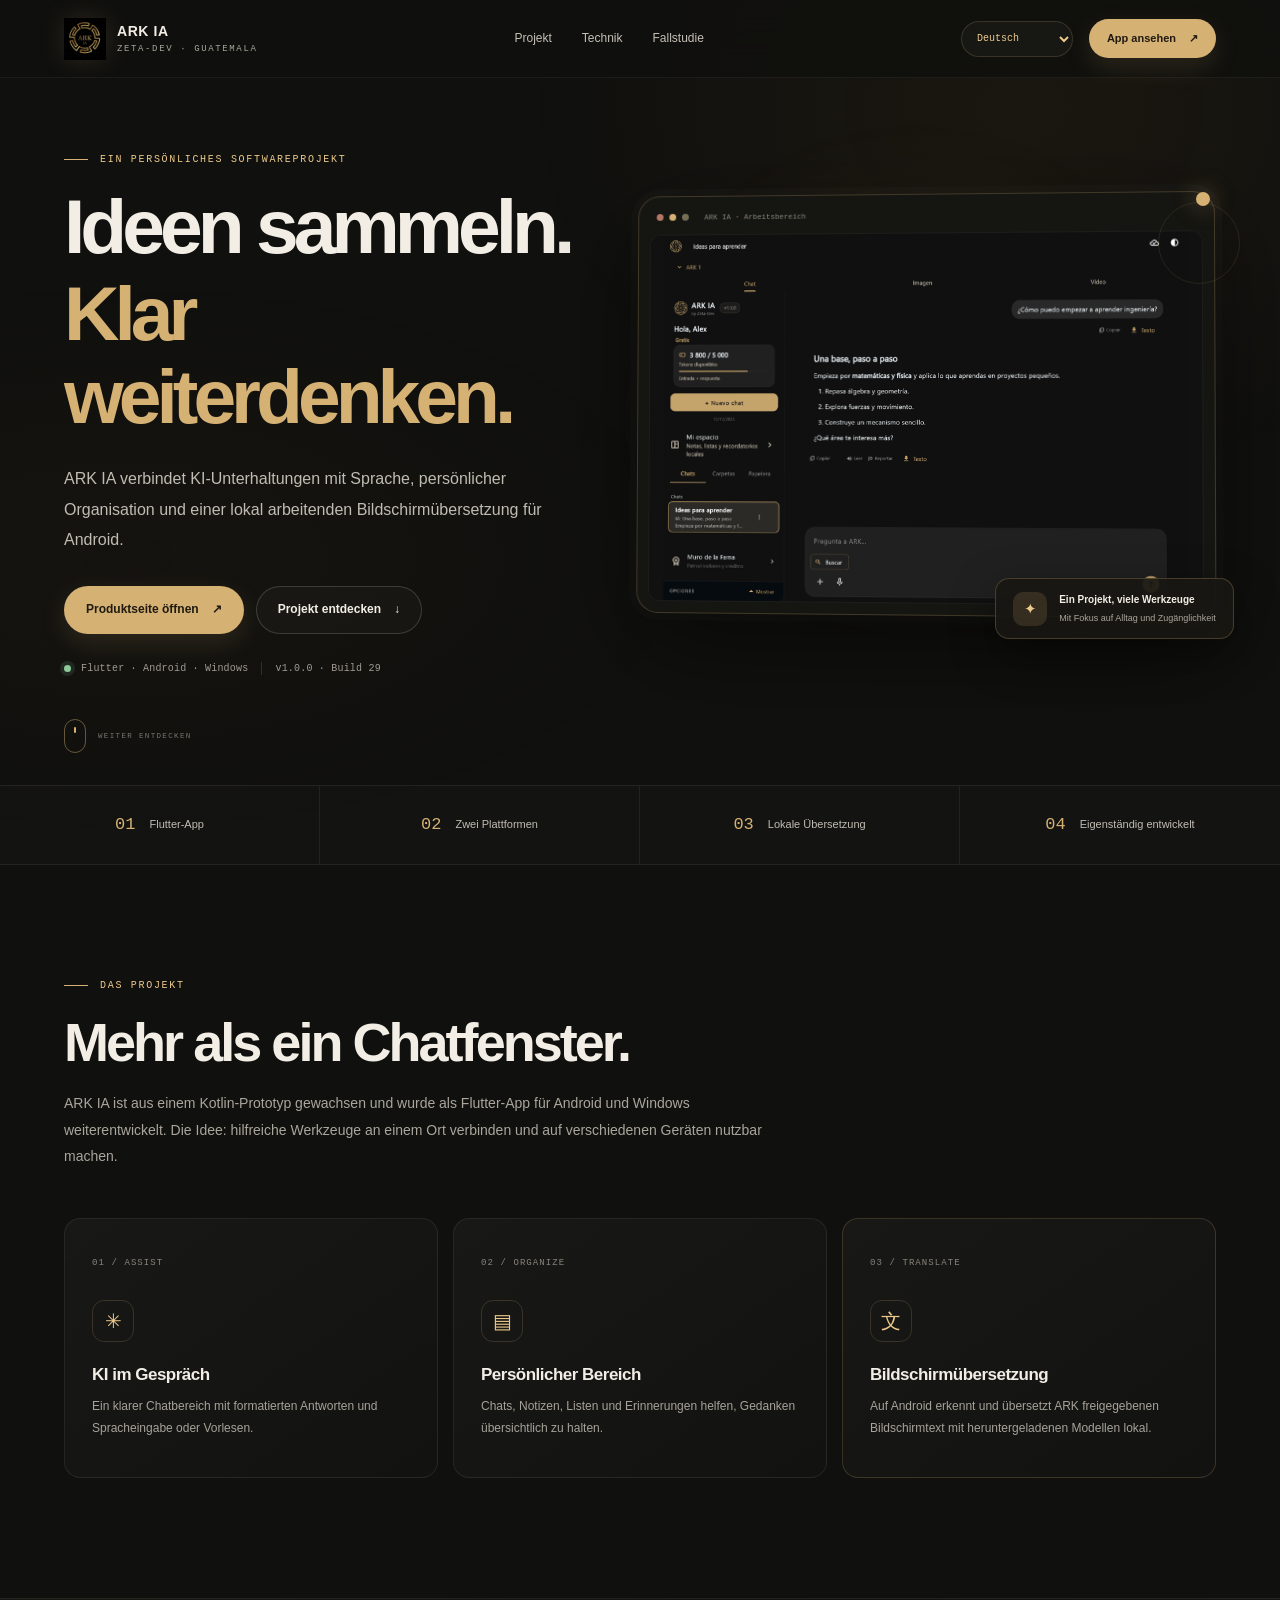
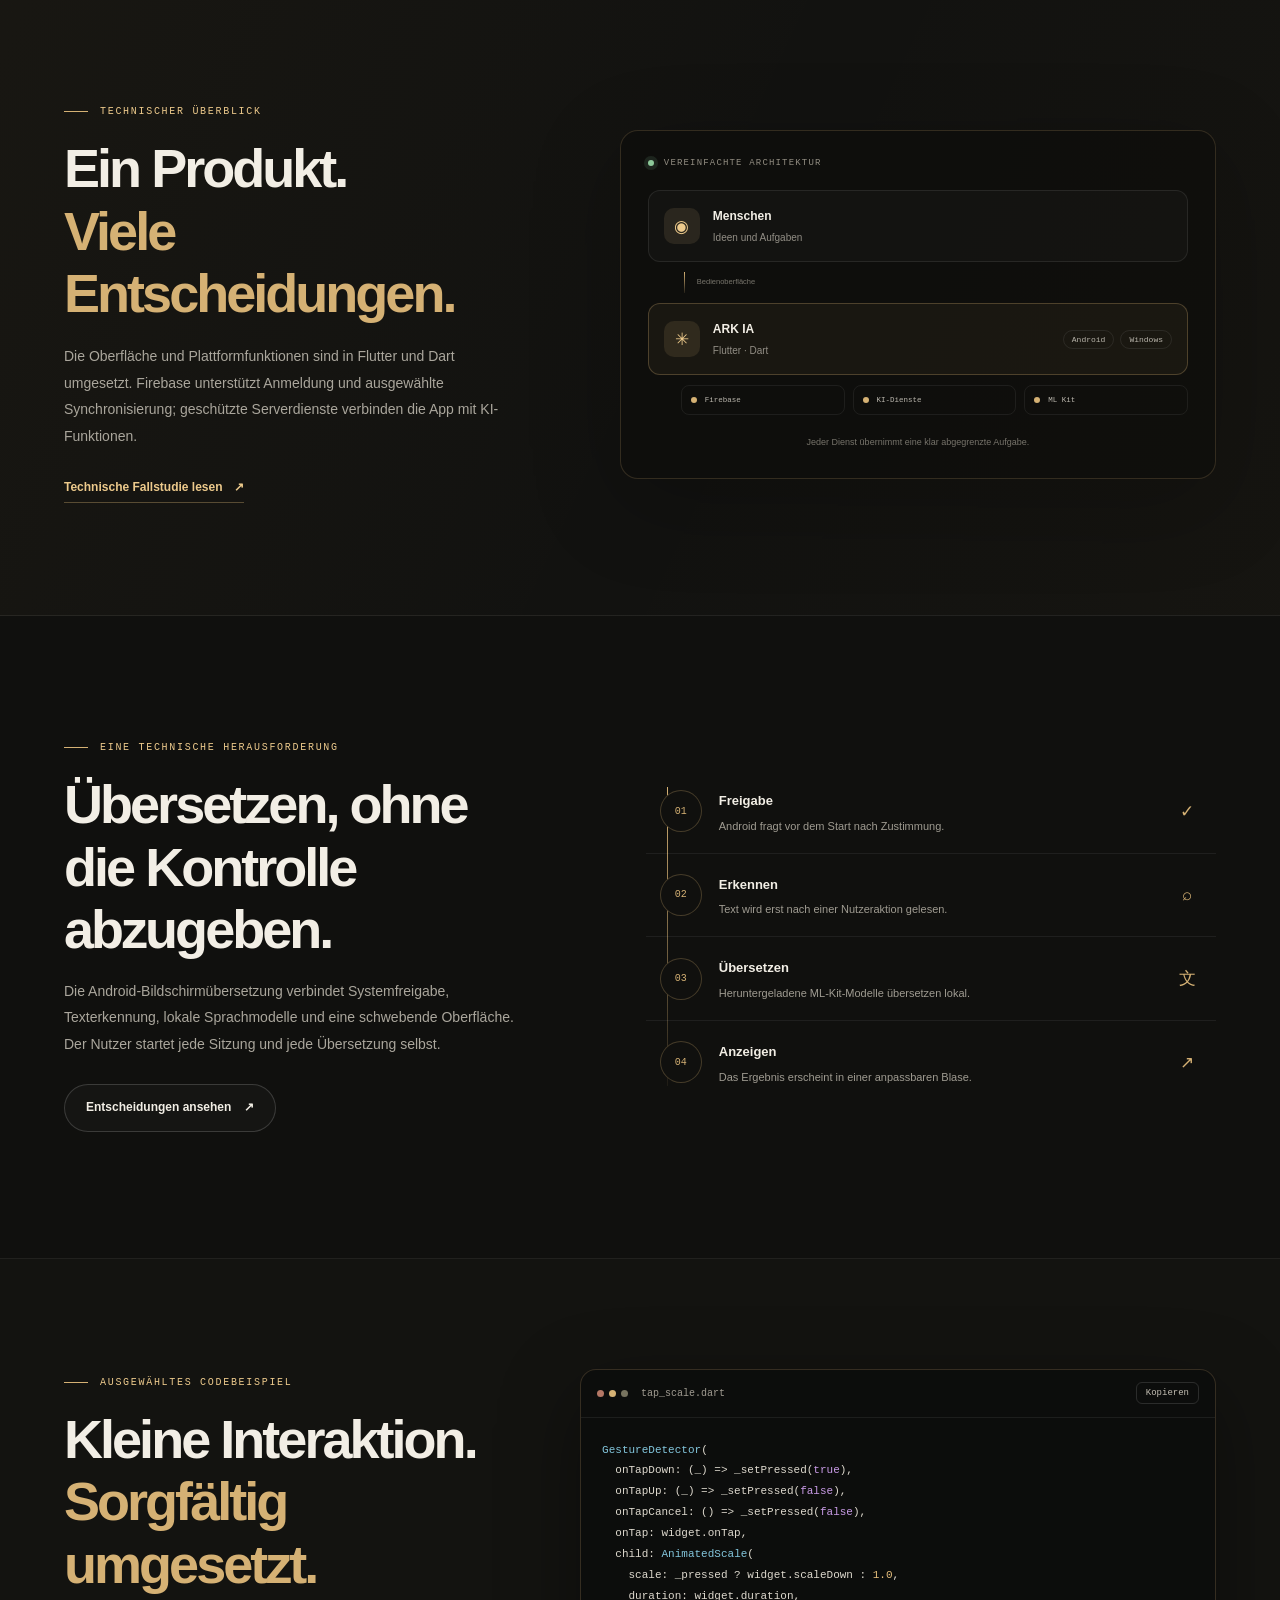
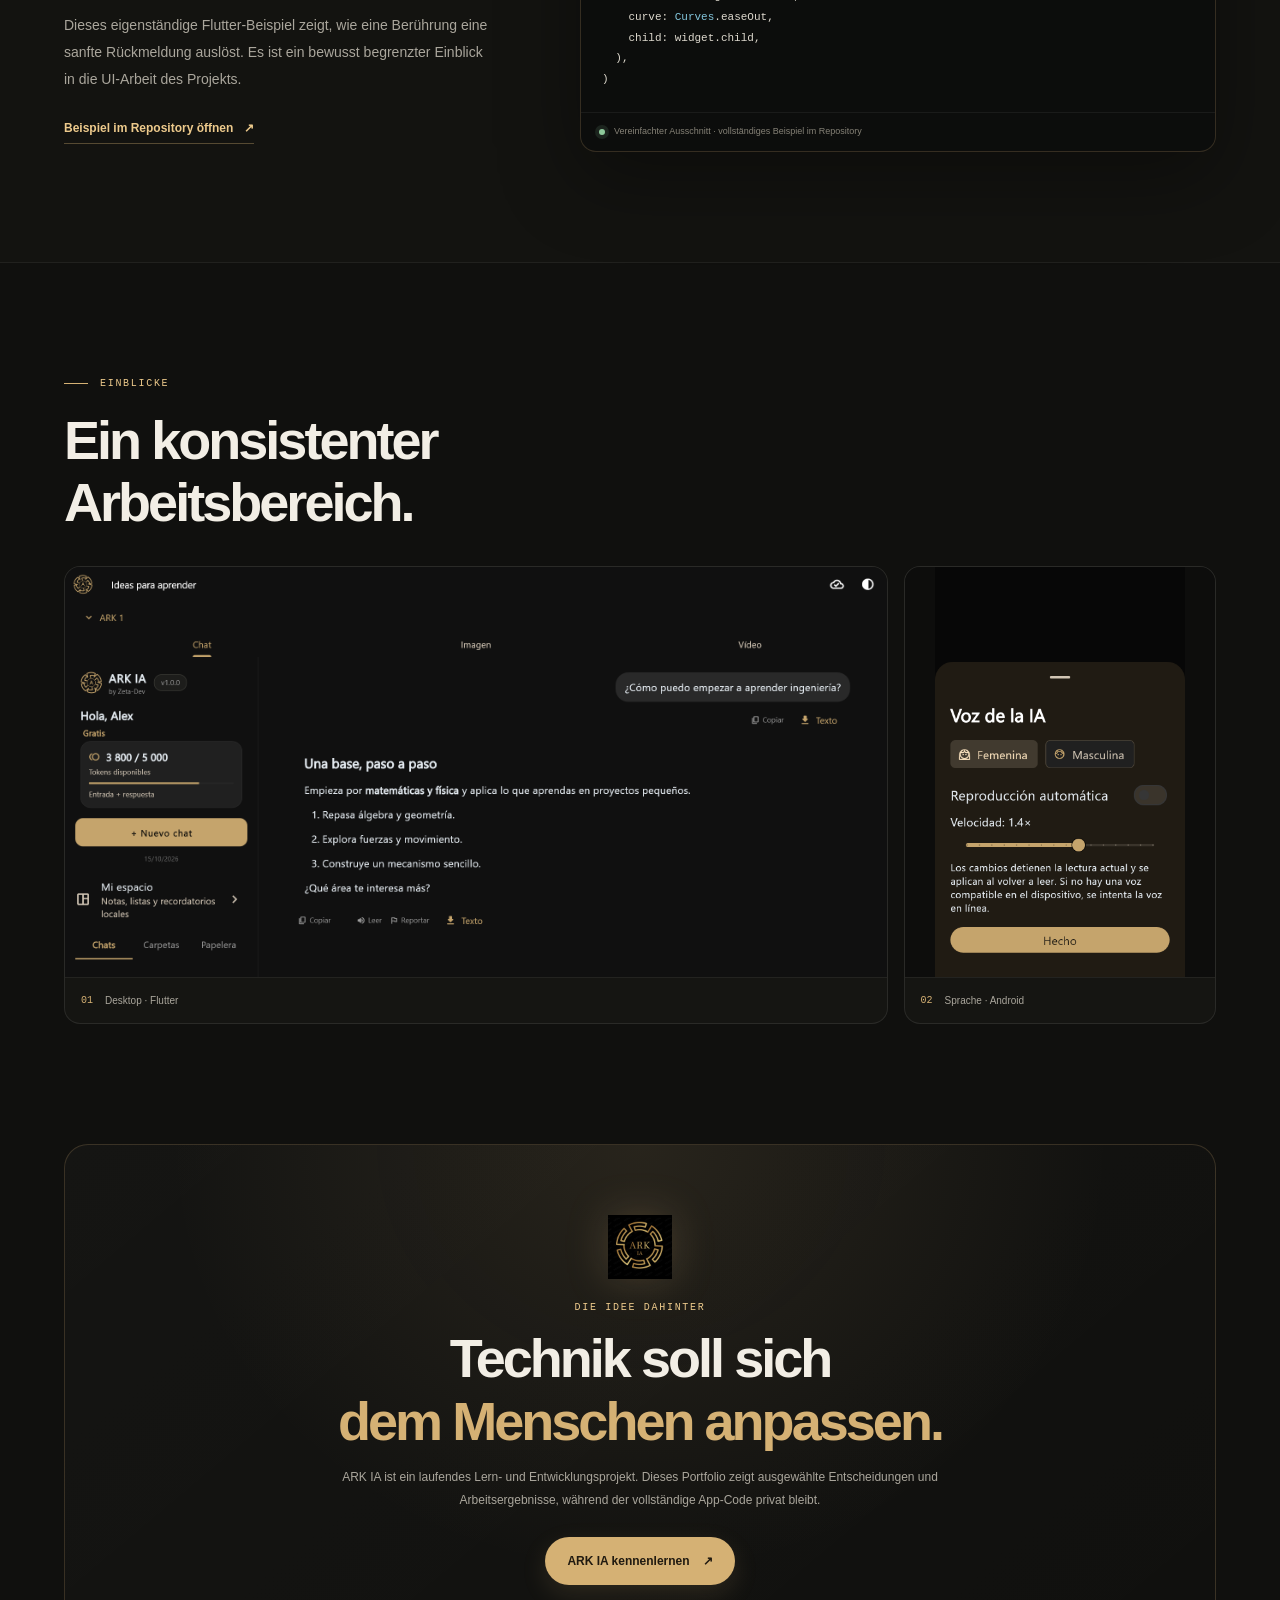
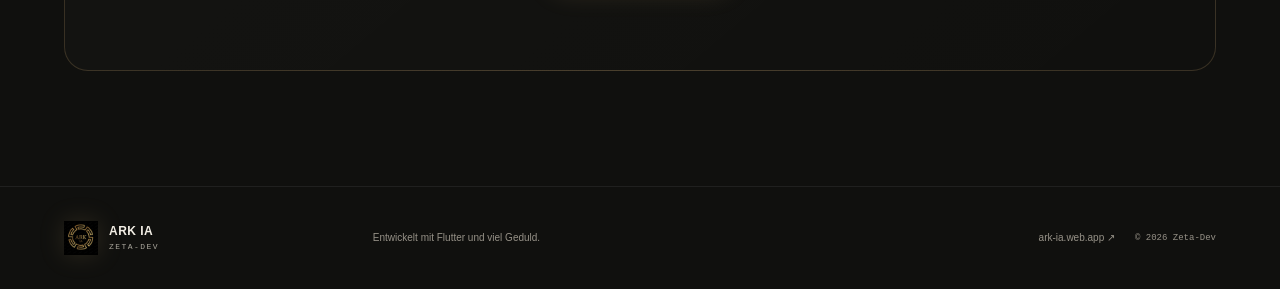
<file: site/index.html>
<!doctype html>
<html lang="de">
  <head>
    <meta charset="utf-8">
    <meta name="viewport" content="width=device-width, initial-scale=1">
    <meta name="theme-color" content="#10100e">
    <meta name="description" content="ARK IA: ein Flutter-Projekt für Android und Windows. KI, Sprache, persönliche Organisation und lokale Bildschirmübersetzung auf Android.">
    <meta property="og:type" content="website">
    <meta property="og:title" content="ARK IA — Flutter-Projekt von Zeta-Dev">
    <meta property="og:description" content="Ein persönlicher Arbeitsbereich für KI, Sprache, Notizen und Bildschirmübersetzung.">
    <meta property="og:image" content="assets/ark-ia-demo.gif">
    <title>ARK IA — Flutter-Projekt von Zeta-Dev</title>
    <link rel="icon" href="assets/ark_logo.png">
    <link rel="stylesheet" href="styles.css">
    <script src="script.js" defer></script>
  </head>
  <body data-title-de="ARK IA — Flutter-Projekt von Zeta-Dev" data-title-en="ARK IA — Flutter project by Zeta-Dev" data-title-es="ARK IA — Proyecto Flutter de Zeta-Dev" data-description-de="ARK IA: ein Flutter-Projekt für Android und Windows. KI, Sprache, persönliche Organisation und lokale Bildschirmübersetzung auf Android." data-description-en="ARK IA: a Flutter project for Android and Windows, bringing together AI, voice, personal organization, and on-device screen translation for Android." data-description-es="ARK IA: un proyecto Flutter para Android y Windows. IA, voz, organización personal y traducción de pantalla local en Android.">
    <a class="skip-link" href="#main" data-de="Zum Inhalt springen" data-en="Skip to content" data-es="Saltar al contenido">Zum Inhalt springen</a>

    <header class="topbar">
      <a class="brand" href="#top" aria-label="ARK IA — Start" data-aria-de="ARK IA — Start" data-aria-en="ARK IA — Home" data-aria-es="ARK IA — Inicio">
        <img src="assets/ark_logo.png" alt="" width="42" height="42">
        <span><strong>ARK IA</strong><small>ZETA-DEV · GUATEMALA</small></span>
      </a>
      <nav class="main-nav" aria-label="Hauptnavigation" data-aria-de="Hauptnavigation" data-aria-en="Main navigation" data-aria-es="Navegación principal">
        <a href="#projekt" data-de="Projekt" data-en="Project" data-es="Proyecto">Projekt</a>
        <a href="#technik" data-de="Technik" data-en="Technology" data-es="Tecnología">Technik</a>
        <a href="#fallstudie" data-de="Fallstudie" data-en="Case study" data-es="Caso técnico">Fallstudie</a>
      </nav>
      <div class="nav-actions">
        <label class="visually-hidden" for="site-language">Sprache / Language / Idioma</label>
        <select class="language-switch" id="site-language" aria-label="Sprache / Language / Idioma">
          <option value="de" selected>Deutsch</option>
          <option value="en">English</option>
          <option value="es">Español</option>
        </select>
        <a class="button button-small button-gold" href="https://ark-ia.web.app/#descargas" target="_blank" rel="noreferrer">
          <span data-de="App ansehen" data-en="View the app" data-es="Ver la app">App ansehen</span><span aria-hidden="true">↗</span>
        </a>
      </div>
    </header>

    <main id="main">
      <section class="hero section-shell" id="top">
        <div class="hero-copy" data-reveal>
          <p class="eyebrow"><span class="eyebrow-line"></span><span data-de="EIN PERSÖNLICHES SOFTWAREPROJEKT" data-en="AN INDEPENDENT SOFTWARE PROJECT" data-es="UN PROYECTO PERSONAL DE SOFTWARE">EIN PERSÖNLICHES SOFTWAREPROJEKT</span></p>
          <h1 class="hero-title" data-de="<span class='title-line'>Ideen sammeln.</span><span class='title-line'><em>Klar weiterdenken.</em></span>" data-en="&lt;span class=&#x27;title-line&#x27;&gt;Collect ideas.&lt;/span&gt;&lt;span class=&#x27;title-line&#x27;&gt;&lt;em&gt;Think them through.&lt;/em&gt;&lt;/span&gt;" data-es="<span class='title-line'>Reúne tus ideas.</span><span class='title-line'><em>Sigue pensando.</em></span>"><span class="title-line">Ideen sammeln.</span><span class="title-line"><em>Klar weiterdenken.</em></span></h1>
          <p class="hero-lede" data-de="ARK IA verbindet KI-Unterhaltungen mit Sprache, persönlicher Organisation und einer lokal arbeitenden Bildschirmübersetzung für Android." data-en="ARK IA brings AI conversations together with voice, personal organization, and on-device screen translation for Android." data-es="ARK IA reúne conversaciones con IA, voz, organización personal y traducción de pantalla local para Android.">ARK IA verbindet KI-Unterhaltungen mit Sprache, persönlicher Organisation und einer lokal arbeitenden Bildschirmübersetzung für Android.</p>
          <div class="hero-actions">
            <a class="button button-gold" href="https://ark-ia.web.app/#descargas" target="_blank" rel="noreferrer"><span data-de="Produktseite öffnen" data-en="Open product page" data-es="Abrir página del producto">Produktseite öffnen</span><span aria-hidden="true">↗</span></a>
            <a class="button button-outline" href="#projekt"><span data-de="Projekt entdecken" data-en="Explore the project" data-es="Conocer el proyecto">Projekt entdecken</span><span aria-hidden="true">↓</span></a>
          </div>
          <div class="hero-meta">
            <span class="live-dot"></span><span data-de="Flutter · Android · Windows" data-en="Flutter · Android · Windows" data-es="Flutter · Android · Windows">Flutter · Android · Windows</span>
            <span class="meta-divider"></span><span>v1.0.0 · Build 29</span>
          </div>
        </div>
        <div class="hero-visual" data-reveal style="--delay: 140ms">
          <div class="visual-glow"></div>
          <div class="visual-frame">
            <div class="frame-bar"><span></span><span></span><span></span><small>ARK IA <i>·</i> <span data-de="Arbeitsbereich" data-en="Workspace" data-es="Espacio de trabajo">Arbeitsbereich</span></small></div>
            <img src="assets/ark-ia-demo.gif" alt="Animierter Einblick in die ARK IA Desktop- und Mobiloberfläche" data-alt-de="Animierter Einblick in die ARK IA Desktop- und Mobiloberfläche" data-alt-en="Animated preview of ARK IA on desktop and mobile" data-alt-es="Vista animada de ARK IA en escritorio y móvil" fetchpriority="high">
          </div>
          <div class="floating-note"><span class="note-icon">✦</span><span><b data-de="Ein Projekt, viele Werkzeuge" data-en="One app, many tools" data-es="Un proyecto, varias herramientas">Ein Projekt, viele Werkzeuge</b><small data-de="Mit Fokus auf Alltag und Zugänglichkeit" data-en="Designed for everyday use and accessibility" data-es="Diseñado para el uso cotidiano">Mit Fokus auf Alltag und Zugänglichkeit</small></span></div>
          <div class="orbit orbit-one"></div><div class="orbit orbit-two"></div>
        </div>
        <a class="scroll-cue" href="#projekt" aria-label="Weiter nach unten" data-aria-de="Weiter nach unten" data-aria-en="Scroll to explore" data-aria-es="Desplazarse para explorar"><span></span><small data-de="WEITER ENTDECKEN" data-en="EXPLORE BELOW" data-es="SEGUIR EXPLORANDO">WEITER ENTDECKEN</small></a>
      </section>

      <section class="proof-strip" aria-label="Projektüberblick" data-aria-de="Projektüberblick" data-aria-en="Project overview" data-aria-es="Resumen del proyecto">
        <div><strong>01</strong><span data-de="Flutter-App" data-en="Flutter app" data-es="App Flutter">Flutter-App</span></div>
        <div><strong>02</strong><span data-de="Zwei Plattformen" data-en="Two platforms" data-es="Dos plataformas">Zwei Plattformen</span></div>
        <div><strong>03</strong><span data-de="Lokale Übersetzung" data-en="On-device translation" data-es="Traducción local">Lokale Übersetzung</span></div>
        <div><strong>04</strong><span data-de="Eigenständig entwickelt" data-en="Independently developed" data-es="Desarrollo independiente">Eigenständig entwickelt</span></div>
      </section>

      <section class="section section-shell" id="projekt">
        <div class="section-heading" data-reveal>
          <p class="eyebrow"><span class="eyebrow-line"></span><span data-de="DAS PROJEKT" data-en="THE PROJECT" data-es="EL PROYECTO">DAS PROJEKT</span></p>
          <h2 data-de="Mehr als ein Chatfenster." data-en="More than a chat window." data-es="Más que una ventana de chat.">Mehr als ein Chatfenster.</h2>
          <p data-de="ARK IA ist aus einem Kotlin-Prototyp gewachsen und wurde als Flutter-App für Android und Windows weiterentwickelt. Die Idee: hilfreiche Werkzeuge an einem Ort verbinden und auf verschiedenen Geräten nutzbar machen." data-en="ARK IA began as a Kotlin prototype and grew into a Flutter app for Android and Windows. The goal is to bring useful tools together and make them available across devices." data-es="ARK IA comenzó como un prototipo en Kotlin y evolucionó a una aplicación Flutter para Android y Windows. La idea: reunir herramientas útiles en un solo espacio y hacerlas accesibles desde distintos dispositivos.">ARK IA ist aus einem Kotlin-Prototyp gewachsen und wurde als Flutter-App für Android und Windows weiterentwickelt. Die Idee: hilfreiche Werkzeuge an einem Ort verbinden und auf verschiedenen Geräten nutzbar machen.</p>
        </div>
        <div class="feature-grid">
          <article class="feature-card" data-reveal style="--delay: 0ms"><span class="card-index">01 / ASSIST</span><span class="feature-icon">✳</span><h3 data-de="KI im Gespräch" data-en="AI conversations" data-es="Conversaciones con IA">KI im Gespräch</h3><p data-de="Ein klarer Chatbereich mit formatierten Antworten und Spracheingabe oder Vorlesen." data-en="A focused chat space with formatted replies, voice input, and read-aloud." data-es="Un espacio de chat claro, respuestas con formato y funciones de voz.">Ein klarer Chatbereich mit formatierten Antworten und Spracheingabe oder Vorlesen.</p><span class="card-arrow" aria-hidden="true">↗</span></article>
          <article class="feature-card" data-reveal style="--delay: 90ms"><span class="card-index">02 / ORGANIZE</span><span class="feature-icon">▤</span><h3 data-de="Persönlicher Bereich" data-en="Personal workspace" data-es="Espacio personal">Persönlicher Bereich</h3><p data-de="Chats, Notizen, Listen und Erinnerungen helfen, Gedanken übersichtlich zu halten." data-en="Chats, notes, lists, and reminders help keep ideas organized." data-es="Chats, notas, listas y recordatorios ayudan a mantener las ideas organizadas.">Chats, Notizen, Listen und Erinnerungen helfen, Gedanken übersichtlich zu halten.</p><span class="card-arrow" aria-hidden="true">↗</span></article>
          <article class="feature-card feature-card-accent" data-reveal style="--delay: 180ms"><span class="card-index">03 / TRANSLATE</span><span class="feature-icon">文</span><h3 data-de="Bildschirmübersetzung" data-en="Screen translation" data-es="Traducción de pantalla">Bildschirmübersetzung</h3><p data-de="Auf Android erkennt und übersetzt ARK freigegebenen Bildschirmtext mit heruntergeladenen Modellen lokal." data-en="On Android, ARK recognizes and translates approved screen text locally with downloaded models." data-es="En Android, ARK reconoce y traduce localmente el texto de pantalla autorizado, con modelos descargados.">Auf Android erkennt und übersetzt ARK freigegebenen Bildschirmtext mit heruntergeladenen Modellen lokal.</p><span class="card-arrow" aria-hidden="true">↗</span></article>
        </div>
      </section>

      <section class="technology-band" id="technik">
        <div class="section-shell technology-layout">
          <div data-reveal>
            <p class="eyebrow"><span class="eyebrow-line"></span><span data-de="TECHNISCHER ÜBERBLICK" data-en="TECHNICAL OVERVIEW" data-es="VISTA TÉCNICA">TECHNISCHER ÜBERBLICK</span></p>
            <h2 data-de="Ein Produkt.<br><em>Viele Entscheidungen.</em>" data-en="One product.&lt;br&gt;&lt;em&gt;Many decisions.&lt;/em&gt;" data-es="Un producto.<br><em>Muchas decisiones.</em>">Ein Produkt.<br><em>Viele Entscheidungen.</em></h2>
            <p class="technology-intro" data-de="Die Oberfläche und Plattformfunktionen sind in Flutter und Dart umgesetzt. Firebase unterstützt Anmeldung und ausgewählte Synchronisierung; geschützte Serverdienste verbinden die App mit KI-Funktionen." data-en="The interface and shared platform features are built with Flutter and Dart. Firebase supports sign-in and selected sync features; protected server services connect the app to AI capabilities." data-es="La interfaz y las funciones de plataforma están desarrolladas con Flutter y Dart. Firebase admite el inicio de sesión y cierta sincronización; servicios protegidos conectan la app con funciones de IA.">Die Oberfläche und Plattformfunktionen sind in Flutter und Dart umgesetzt. Firebase unterstützt Anmeldung und ausgewählte Synchronisierung; geschützte Serverdienste verbinden die App mit KI-Funktionen.</p>
            <a class="text-link" href="case-study.html"><span data-de="Technische Fallstudie lesen" data-en="Read the technical case study" data-es="Leer el caso técnico">Technische Fallstudie lesen</span><span aria-hidden="true">↗</span></a>
          </div>
          <div class="architecture" data-reveal style="--delay: 120ms" aria-label="Vereinfachte Projektarchitektur" data-aria-de="Vereinfachte Projektarchitektur" data-aria-en="Simplified project architecture" data-aria-es="Arquitectura simplificada del proyecto">
            <div class="arch-label"><span class="live-dot"></span><span data-de="VEREINFACHTE ARCHITEKTUR" data-en="SIMPLIFIED ARCHITECTURE" data-es="ARQUITECTURA SIMPLIFICADA">VEREINFACHTE ARCHITEKTUR</span></div>
            <div class="arch-node arch-user"><span class="node-symbol">◉</span><span><b data-de="Menschen" data-en="People" data-es="Personas">Menschen</b><small data-de="Ideen und Aufgaben" data-en="Ideas and tasks" data-es="Ideas y tareas">Ideen und Aufgaben</small></span></div>
            <div class="arch-connector"><span></span><small data-de="Bedienoberfläche" data-en="Interface" data-es="Interfaz">Bedienoberfläche</small></div>
            <div class="arch-node arch-app"><span class="node-symbol">✳</span><span><b>ARK IA</b><small>Flutter · Dart</small></span><span class="platform-tags"><i>Android</i><i>Windows</i></span></div>
            <div class="arch-branches"><div><span></span><small>Firebase</small></div><div><span></span><small data-de="KI-Dienste" data-en="AI services" data-es="Servicios de IA">KI-Dienste</small></div><div><span></span><small>ML Kit</small></div></div>
            <div class="arch-caption" data-de="Jeder Dienst übernimmt eine klar abgegrenzte Aufgabe." data-en="Each service has a focused responsibility." data-es="Cada servicio cumple una función definida.">Jeder Dienst übernimmt eine klar abgegrenzte Aufgabe.</div>
          </div>
        </div>
      </section>

      <section class="section section-shell case-section" id="fallstudie">
        <div class="case-copy" data-reveal>
          <p class="eyebrow"><span class="eyebrow-line"></span><span data-de="EINE TECHNISCHE HERAUSFORDERUNG" data-en="AN ENGINEERING CHALLENGE" data-es="UN RETO TÉCNICO">EINE TECHNISCHE HERAUSFORDERUNG</span></p>
          <h2 data-de="Übersetzen, ohne die Kontrolle abzugeben." data-en="Translate while keeping users in control." data-es="Traducir sin perder el control.">Übersetzen, ohne die Kontrolle abzugeben.</h2>
          <p data-de="Die Android-Bildschirmübersetzung verbindet Systemfreigabe, Texterkennung, lokale Sprachmodelle und eine schwebende Oberfläche. Der Nutzer startet jede Sitzung und jede Übersetzung selbst." data-en="ARK&#x27;s Android screen translator combines system approval, text recognition, on-device language models, and a floating interface. The user starts each session and triggers each translation." data-es="La traducción de pantalla en Android combina el permiso del sistema, reconocimiento de texto, modelos locales y una interfaz flotante. El usuario inicia cada sesión y cada traducción.">Die Android-Bildschirmübersetzung verbindet Systemfreigabe, Texterkennung, lokale Sprachmodelle und eine schwebende Oberfläche. Der Nutzer startet jede Sitzung und jede Übersetzung selbst.</p>
          <a class="button button-outline" href="case-study.html"><span data-de="Entscheidungen ansehen" data-en="Explore the design decisions" data-es="Ver decisiones técnicas">Entscheidungen ansehen</span><span aria-hidden="true">↗</span></a>
        </div>
        <div class="case-steps" data-reveal style="--delay: 100ms">
          <div class="case-step"><span>01</span><div><b data-de="Freigabe" data-en="Permission" data-es="Permiso">Freigabe</b><p data-de="Android fragt vor dem Start nach Zustimmung." data-en="Android asks for approval before capture starts." data-es="Android pide autorización antes de iniciar.">Android fragt vor dem Start nach Zustimmung.</p></div><i>✓</i></div>
          <div class="case-step"><span>02</span><div><b data-de="Erkennen" data-en="Recognize" data-es="Reconocer">Erkennen</b><p data-de="Text wird erst nach einer Nutzeraktion gelesen." data-en="Text is read only after a user action." data-es="El texto se lee tras una acción del usuario.">Text wird erst nach einer Nutzeraktion gelesen.</p></div><i>⌕</i></div>
          <div class="case-step"><span>03</span><div><b data-de="Übersetzen" data-en="Translate" data-es="Traducir">Übersetzen</b><p data-de="Heruntergeladene ML-Kit-Modelle übersetzen lokal." data-en="Downloaded ML Kit models translate on the device." data-es="Los modelos descargados de ML Kit traducen localmente.">Heruntergeladene ML-Kit-Modelle übersetzen lokal.</p></div><i>文</i></div>
          <div class="case-step"><span>04</span><div><b data-de="Anzeigen" data-en="Display" data-es="Mostrar">Anzeigen</b><p data-de="Das Ergebnis erscheint in einer anpassbaren Blase." data-en="The result appears in an adjustable bubble." data-es="El resultado aparece en una burbuja ajustable.">Das Ergebnis erscheint in einer anpassbaren Blase.</p></div><i>↗</i></div>
        </div>
      </section>

      <section class="section code-section">
        <div class="section-shell code-layout">
          <div data-reveal>
            <p class="eyebrow"><span class="eyebrow-line"></span><span data-de="AUSGEWÄHLTES CODEBEISPIEL" data-en="SELECTED CODE SAMPLE" data-es="CÓDIGO SELECCIONADO">AUSGEWÄHLTES CODEBEISPIEL</span></p>
            <h2 data-de="Kleine Interaktion.<br><em>Sorgfältig umgesetzt.</em>" data-en="Small interaction.&lt;br&gt;&lt;em&gt;Carefully implemented.&lt;/em&gt;" data-es="Una interacción pequeña.<br><em>Bien cuidada.</em>">Kleine Interaktion.<br><em>Sorgfältig umgesetzt.</em></h2>
            <p data-de="Dieses eigenständige Flutter-Beispiel zeigt, wie eine Berührung eine sanfte Rückmeldung auslöst. Es ist ein bewusst begrenzter Einblick in die UI-Arbeit des Projekts." data-en="This self-contained Flutter example shows how a tap can provide subtle feedback. It offers a deliberately limited look at the project&#x27;s UI work." data-es="Este ejemplo independiente de Flutter muestra cómo un toque genera una respuesta visual suave. Es una muestra acotada del trabajo de interfaz del proyecto.">Dieses eigenständige Flutter-Beispiel zeigt, wie eine Berührung eine sanfte Rückmeldung auslöst. Es ist ein bewusst begrenzter Einblick in die UI-Arbeit des Projekts.</p>
            <a class="text-link" href="https://github.com/zetadevofficial-creator/ARK-IA-Portfolio/blob/main/examples/flutter_interaction/lib/tap_scale.dart" target="_blank" rel="noreferrer"><span data-de="Beispiel im Repository öffnen" data-en="Open the example in the repository" data-es="Abrir ejemplo en el repositorio">Beispiel im Repository öffnen</span><span aria-hidden="true">↗</span></a>
          </div>
          <div class="code-card" data-reveal style="--delay: 120ms">
            <div class="code-titlebar"><span class="code-dots"><i></i><i></i><i></i></span><span>tap_scale.dart</span><button class="copy-button" type="button" data-copy aria-label="Code kopieren" data-label-de="Kopieren" data-label-en="Copy code" data-label-es="Copiar">Kopieren</button></div>
            <pre><code><span class="code-blue">GestureDetector</span>(
  onTapDown: (_) =&gt; _setPressed(<span class="code-purple">true</span>),
  onTapUp: (_) =&gt; _setPressed(<span class="code-purple">false</span>),
  onTapCancel: () =&gt; _setPressed(<span class="code-purple">false</span>),
  onTap: widget.onTap,
  child: <span class="code-blue">AnimatedScale</span>(
    scale: _pressed ? widget.scaleDown : <span class="code-orange">1.0</span>,
    duration: widget.duration,
    curve: <span class="code-blue">Curves</span>.easeOut,
    child: widget.child,
  ),
)</code></pre>
            <p class="code-caption"><span class="live-dot"></span><span data-de="Vereinfachter Ausschnitt · vollständiges Beispiel im Repository" data-en="Selected excerpt · full example in the repository" data-es="Fragmento simplificado · ejemplo completo en el repositorio">Vereinfachter Ausschnitt · vollständiges Beispiel im Repository</span></p>
          </div>
        </div>
      </section>

      <section class="gallery section-shell">
        <div class="section-heading" data-reveal>
          <p class="eyebrow"><span class="eyebrow-line"></span><span data-de="EINBLICKE" data-en="PROJECT VIEWS" data-es="VISTAS">EINBLICKE</span></p>
          <h2 data-de="Ein konsistenter Arbeitsbereich." data-en="A consistent workspace." data-es="Un espacio de trabajo coherente.">Ein konsistenter Arbeitsbereich.</h2>
        </div>
        <div class="gallery-grid">
          <figure class="gallery-card gallery-wide" data-reveal><img src="assets/app-desktop.png" alt="ARK IA im Desktop-Layout" data-alt-de="ARK IA im Desktop-Layout" data-alt-en="ARK IA desktop workspace" data-alt-es="ARK IA en escritorio" loading="lazy"><figcaption><span>01</span><span data-de="Desktop · Flutter" data-en="Desktop · Flutter" data-es="Escritorio · Flutter">Desktop · Flutter</span></figcaption></figure>
          <figure class="gallery-card gallery-tall" data-reveal style="--delay: 100ms"><img src="assets/app-voice-settings.png" alt="Spracheinstellungen in ARK IA für Android" data-alt-de="Spracheinstellungen in ARK IA für Android" data-alt-en="Voice settings in ARK IA for Android" data-alt-es="Ajustes de voz de ARK IA para Android" loading="lazy"><figcaption><span>02</span><span data-de="Sprache · Android" data-en="Voice · Android" data-es="Voz · Android">Sprache · Android</span></figcaption></figure>
        </div>
      </section>

      <section class="closing section-shell" data-reveal>
        <img src="assets/ark_logo.png" alt="" width="64" height="64" loading="lazy">
        <p class="eyebrow"><span data-de="DIE IDEE DAHINTER" data-en="THE IDEA BEHIND IT" data-es="LA IDEA DETRÁS">DIE IDEE DAHINTER</span></p>
        <h2 data-de="Technik soll sich<br><em>dem Menschen anpassen.</em>" data-en="Technology should&lt;br&gt;&lt;em&gt;adapt to people.&lt;/em&gt;" data-es="La tecnología debe<br><em>adaptarse a las personas.</em>">Technik soll sich<br><em>dem Menschen anpassen.</em></h2>
        <p data-de="ARK IA ist ein laufendes Lern- und Entwicklungsprojekt. Dieses Portfolio zeigt ausgewählte Entscheidungen und Arbeitsergebnisse, während der vollständige App-Code privat bleibt." data-en="ARK IA is an ongoing learning and development project. This portfolio shares selected decisions and work while the complete app source remains private." data-es="ARK IA es un proyecto de aprendizaje y desarrollo continuo. Este portafolio comparte decisiones y resultados seleccionados; el código completo de la aplicación sigue siendo privado.">ARK IA ist ein laufendes Lern- und Entwicklungsprojekt. Dieses Portfolio zeigt ausgewählte Entscheidungen und Arbeitsergebnisse, während der vollständige App-Code privat bleibt.</p>
        <a class="button button-gold" href="https://ark-ia.web.app/" target="_blank" rel="noreferrer"><span data-de="ARK IA kennenlernen" data-en="Explore ARK IA" data-es="Conocer ARK IA">ARK IA kennenlernen</span><span aria-hidden="true">↗</span></a>
      </section>
    </main>

    <footer class="footer">
      <a class="brand footer-brand" href="#top"><img src="assets/ark_logo.png" alt="" width="34" height="34"><span><strong>ARK IA</strong><small>ZETA-DEV</small></span></a>
      <p data-de="Entwickelt mit Flutter und viel Geduld." data-en="Built with Flutter and a lot of patience." data-es="Desarrollado con Flutter y mucha paciencia.">Entwickelt mit Flutter und viel Geduld.</p>
      <a href="https://ark-ia.web.app/" target="_blank" rel="noreferrer">ark-ia.web.app ↗</a>
      <small>© 2026 Zeta-Dev</small>
    </footer>
  </body>
</html>
</file>
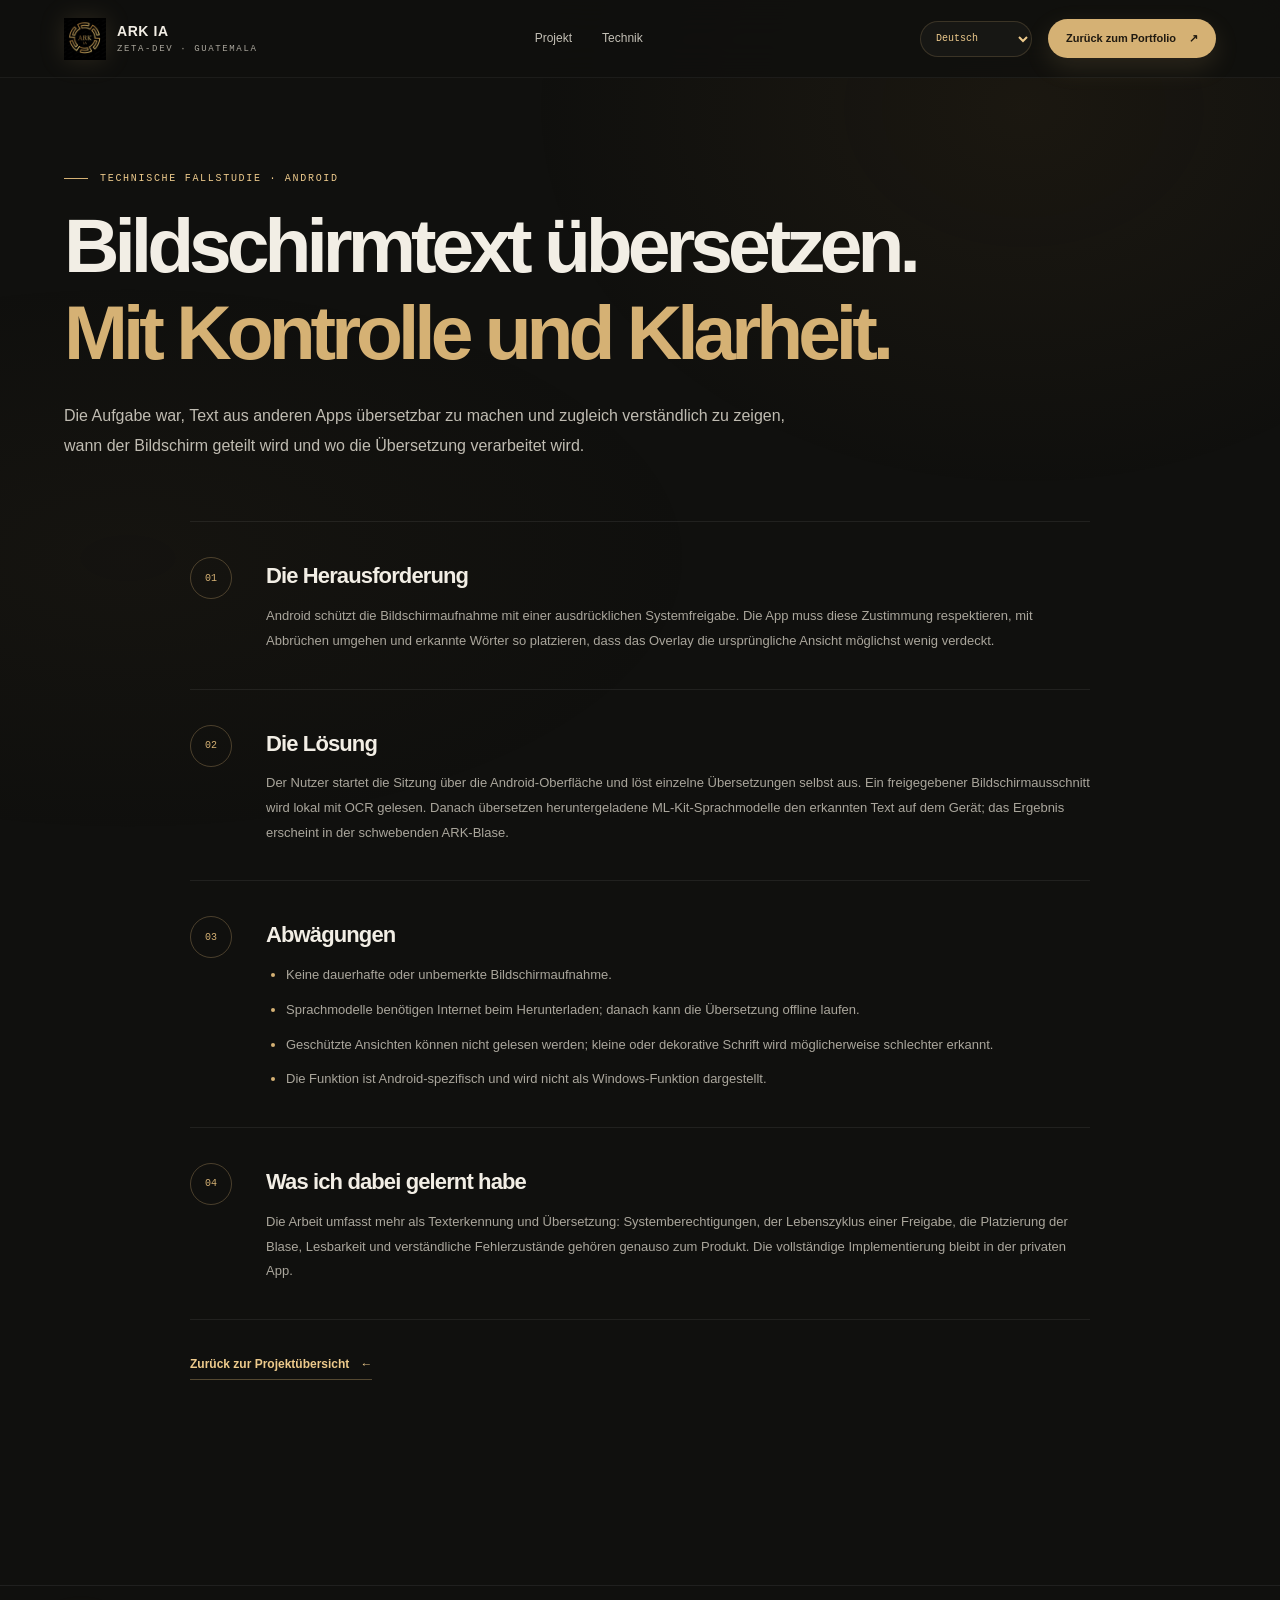
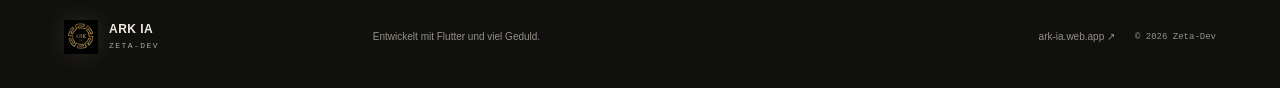
<file: site/case-study.html>
<!doctype html>
<html lang="de">
  <head>
    <meta charset="utf-8">
    <meta name="viewport" content="width=device-width, initial-scale=1">
    <meta name="theme-color" content="#10100e">
    <meta name="description" content="Technische Fallstudie: Bildschirmübersetzung mit expliziter Freigabe und lokalen ML-Kit-Modellen in ARK IA.">
    <title>Bildschirmübersetzung — ARK IA</title>
    <link rel="icon" href="assets/ark_logo.png">
    <link rel="stylesheet" href="styles.css">
    <script src="script.js" defer></script>
  </head>
  <body data-title-de="Bildschirmübersetzung — ARK IA" data-title-en="Screen translation — ARK IA" data-title-es="Traducción de pantalla — ARK IA" data-description-de="Technische Fallstudie: Bildschirmübersetzung mit expliziter Freigabe und lokalen ML-Kit-Modellen in ARK IA." data-description-en="Technical case study: screen translation in ARK IA using explicit approval and on-device ML Kit models." data-description-es="Caso técnico: traducción de pantalla en ARK IA con autorización explícita y modelos locales de ML Kit.">
    <a class="skip-link" href="#main" data-de="Zum Inhalt springen" data-en="Skip to content" data-es="Saltar al contenido">Zum Inhalt springen</a>
    <header class="topbar">
      <a class="brand" href="index.html" aria-label="ARK IA — Start" data-aria-de="ARK IA — Start" data-aria-en="ARK IA — Home" data-aria-es="ARK IA — Inicio"><img src="assets/ark_logo.png" alt="" width="42" height="42"><span><strong>ARK IA</strong><small>ZETA-DEV · GUATEMALA</small></span></a>
      <nav class="main-nav" aria-label="Navigation" data-aria-de="Hauptnavigation" data-aria-en="Main navigation" data-aria-es="Navegación principal"><a href="index.html#projekt" data-de="Projekt" data-en="Project" data-es="Proyecto">Projekt</a><a href="index.html#technik" data-de="Technik" data-en="Technology" data-es="Tecnología">Technik</a></nav>
      <div class="nav-actions"><label class="visually-hidden" for="site-language">Sprache / Language / Idioma</label><select class="language-switch" id="site-language" aria-label="Sprache / Language / Idioma"><option value="de" selected>Deutsch</option><option value="en">English</option><option value="es">Español</option></select><a class="button button-small button-gold" href="index.html"><span data-de="Zurück zum Portfolio" data-en="Back to portfolio" data-es="Volver al portafolio">Zurück zum Portfolio</span><span aria-hidden="true">↗</span></a></div>
    </header>
    <main id="main">
      <section class="section section-shell case-page-hero" data-reveal>
        <p class="eyebrow"><span class="eyebrow-line"></span><span data-de="TECHNISCHE FALLSTUDIE · ANDROID" data-en="TECHNICAL CASE STUDY · ANDROID" data-es="CASO TÉCNICO · ANDROID">TECHNISCHE FALLSTUDIE · ANDROID</span></p>
        <h1 class="hero-title" data-de="<span class='title-line'>Bildschirmtext übersetzen.</span><span class='title-line'><em>Mit Kontrolle und Klarheit.</em></span>" data-en="&lt;span class=&#x27;title-line&#x27;&gt;Translate on-screen text.&lt;/span&gt;&lt;span class=&#x27;title-line&#x27;&gt;&lt;em&gt;With clarity and control.&lt;/em&gt;&lt;/span&gt;" data-es="<span class='title-line'>Traducir texto en pantalla.</span><span class='title-line'><em>Con control y claridad.</em></span>"><span class="title-line">Bildschirmtext übersetzen.</span><span class="title-line"><em>Mit Kontrolle und Klarheit.</em></span></h1>
        <p class="hero-lede" data-de="Die Aufgabe war, Text aus anderen Apps übersetzbar zu machen und zugleich verständlich zu zeigen, wann der Bildschirm geteilt wird und wo die Übersetzung verarbeitet wird." data-en="The challenge was to translate text from other apps while making it clear when the screen is shared and where translation takes place." data-es="El reto fue permitir traducir texto de otras aplicaciones y, al mismo tiempo, dejar claro cuándo se comparte la pantalla y dónde se procesa la traducción.">Die Aufgabe war, Text aus anderen Apps übersetzbar zu machen und zugleich verständlich zu zeigen, wann der Bildschirm geteilt wird und wo die Übersetzung verarbeitet wird.</p>
      </section>
      <section class="section-shell case-study-content">
        <article class="study-block" data-reveal><span class="study-number">01</span><div><h2 data-de="Die Herausforderung" data-en="The challenge" data-es="El reto">Die Herausforderung</h2><p data-de="Android schützt die Bildschirmaufnahme mit einer ausdrücklichen Systemfreigabe. Die App muss diese Zustimmung respektieren, mit Abbrüchen umgehen und erkannte Wörter so platzieren, dass das Overlay die ursprüngliche Ansicht möglichst wenig verdeckt." data-en="Android protects screen capture with an explicit system approval. The app must respect that choice, handle cancellation, and place recognized text so the overlay covers as little of the original view as possible." data-es="Android protege la captura de pantalla mediante un permiso explícito del sistema. La aplicación debe respetar esa autorización, manejar cancelaciones y colocar el texto reconocido de modo que la burbuja cubra lo menos posible.">Android schützt die Bildschirmaufnahme mit einer ausdrücklichen Systemfreigabe. Die App muss diese Zustimmung respektieren, mit Abbrüchen umgehen und erkannte Wörter so platzieren, dass das Overlay die ursprüngliche Ansicht möglichst wenig verdeckt.</p></div></article>
        <article class="study-block" data-reveal><span class="study-number">02</span><div><h2 data-de="Die Lösung" data-en="The approach" data-es="La solución">Die Lösung</h2><p data-de="Der Nutzer startet die Sitzung über die Android-Oberfläche und löst einzelne Übersetzungen selbst aus. Ein freigegebener Bildschirmausschnitt wird lokal mit OCR gelesen. Danach übersetzen heruntergeladene ML-Kit-Sprachmodelle den erkannten Text auf dem Gerät; das Ergebnis erscheint in der schwebenden ARK-Blase." data-en="The user starts the session through Android and triggers each translation. OCR reads the approved screen capture locally. Downloaded ML Kit language models then translate the recognized text on the device, and the result appears in ARK&#x27;s floating bubble." data-es="El usuario inicia la sesión desde Android y activa cada traducción. El texto de una captura autorizada se reconoce localmente con OCR. Después, los modelos de idioma descargados de ML Kit traducen el texto en el dispositivo y el resultado aparece en la burbuja flotante de ARK.">Der Nutzer startet die Sitzung über die Android-Oberfläche und löst einzelne Übersetzungen selbst aus. Ein freigegebener Bildschirmausschnitt wird lokal mit OCR gelesen. Danach übersetzen heruntergeladene ML-Kit-Sprachmodelle den erkannten Text auf dem Gerät; das Ergebnis erscheint in der schwebenden ARK-Blase.</p></div></article>
        <article class="study-block" data-reveal><span class="study-number">03</span><div><h2 data-de="Abwägungen" data-en="Design trade-offs" data-es="Decisiones y límites">Abwägungen</h2><ul><li data-de="Keine dauerhafte oder unbemerkte Bildschirmaufnahme." data-en="No continuous or hidden screen capture." data-es="No hay captura continua ni silenciosa de pantalla.">Keine dauerhafte oder unbemerkte Bildschirmaufnahme.</li><li data-de="Sprachmodelle benötigen Internet beim Herunterladen; danach kann die Übersetzung offline laufen." data-en="Language models need an internet connection to download; translation can then run offline." data-es="Los modelos requieren internet para descargarse; luego la traducción puede funcionar sin conexión.">Sprachmodelle benötigen Internet beim Herunterladen; danach kann die Übersetzung offline laufen.</li><li data-de="Geschützte Ansichten können nicht gelesen werden; kleine oder dekorative Schrift wird möglicherweise schlechter erkannt." data-en="Protected views cannot be read; small or decorative text may be harder to recognize." data-es="Las pantallas protegidas no se pueden leer; las letras pequeñas o decorativas pueden reconocerse peor.">Geschützte Ansichten können nicht gelesen werden; kleine oder dekorative Schrift wird möglicherweise schlechter erkannt.</li><li data-de="Die Funktion ist Android-spezifisch und wird nicht als Windows-Funktion dargestellt." data-en="This feature is specific to Android and is not presented as a Windows capability." data-es="La función es específica de Android y no se presenta como una función de Windows.">Die Funktion ist Android-spezifisch und wird nicht als Windows-Funktion dargestellt.</li></ul></div></article>
        <article class="study-block" data-reveal><span class="study-number">04</span><div><h2 data-de="Was ich dabei gelernt habe" data-en="What I learned" data-es="Lo que aprendí">Was ich dabei gelernt habe</h2><p data-de="Die Arbeit umfasst mehr als Texterkennung und Übersetzung: Systemberechtigungen, der Lebenszyklus einer Freigabe, die Platzierung der Blase, Lesbarkeit und verständliche Fehlerzustände gehören genauso zum Produkt. Die vollständige Implementierung bleibt in der privaten App." data-en="The work involves more than OCR and translation: system permissions, session lifecycle, bubble placement, readability, and clear error states are all part of the product. The complete implementation remains in the private app." data-es="El trabajo va más allá del OCR y la traducción: permisos del sistema, ciclo de vida de la sesión, posición de la burbuja, legibilidad y errores comprensibles también forman parte del producto. La implementación completa permanece en la aplicación privada.">Die Arbeit umfasst mehr als Texterkennung und Übersetzung: Systemberechtigungen, der Lebenszyklus einer Freigabe, die Platzierung der Blase, Lesbarkeit und verständliche Fehlerzustände gehören genauso zum Produkt. Die vollständige Implementierung bleibt in der privaten App.</p></div></article>
      </section>
      <section class="section-shell study-footer" data-reveal><a class="text-link" href="index.html"><span data-de="Zurück zur Projektübersicht" data-en="Back to the project overview" data-es="Volver al resumen del proyecto">Zurück zur Projektübersicht</span><span aria-hidden="true">←</span></a></section>
    </main>
    <footer class="footer"><a class="brand footer-brand" href="index.html"><img src="assets/ark_logo.png" alt="" width="34" height="34"><span><strong>ARK IA</strong><small>ZETA-DEV</small></span></a><p data-de="Entwickelt mit Flutter und viel Geduld." data-en="Built with Flutter and a lot of patience." data-es="Desarrollado con Flutter y mucha paciencia.">Entwickelt mit Flutter und viel Geduld.</p><a href="https://ark-ia.web.app/" target="_blank" rel="noreferrer">ark-ia.web.app ↗</a><small>© 2026 Zeta-Dev</small></footer>
  </body>
</html>
</file>
<file: site/styles.css>
:root{color-scheme:dark;--bg:#10100e;--panel:#171714;--panel-soft:#1c1b17;--ink:#f2eee5;--muted:#aaa69c;--faint:#716e66;--gold:#d5b174;--gold-bright:#edca8c;--line:rgba(213,177,116,.19);--sans:Inter,'Segoe UI','Helvetica Neue',Arial,sans-serif;--mono:'SFMono-Regular',Consolas,'Liberation Mono',monospace;--max:1180px}
*{box-sizing:border-box}
html{scroll-behavior:smooth;scroll-padding-top:90px}
body{margin:0;background:var(--bg);color:var(--ink);font-family:var(--sans);font-size:15px;line-height:1.72;overflow-x:hidden}
body:before{position:fixed;inset:0;z-index:-1;pointer-events:none;content:"";background:radial-gradient(ellipse at 80% 12%,rgba(126,93,42,.1),transparent 34%),radial-gradient(ellipse at 10% 62%,rgba(90,69,38,.07),transparent 35%)}
a{color:inherit;text-decoration:none}
button{font:inherit}
::selection{background:var(--gold);color:#17140e}
.skip-link{position:fixed;top:-80px;left:16px;z-index:20;padding:10px 16px;background:var(--gold);color:#18150f;border-radius:8px}
.skip-link:focus{top:12px}
.visually-hidden{position:absolute;width:1px;height:1px;padding:0;margin:-1px;overflow:hidden;clip:rect(0,0,0,0);white-space:nowrap;border:0}
.topbar{position:sticky;top:0;z-index:10;display:flex;align-items:center;justify-content:space-between;min-height:78px;padding:0 max(5vw,24px);border-bottom:1px solid rgba(255,255,255,.055);background:rgba(16,16,14,.84);backdrop-filter:blur(18px)}
.brand{display:inline-flex;align-items:center;gap:11px;line-height:1.15}
.brand img{object-fit:contain;filter:drop-shadow(0 0 12px rgba(213,177,116,.14))}
.brand strong{display:block;letter-spacing:.04em;font-size:14px}
.brand small{display:block;margin-top:4px;color:var(--muted);font:9px var(--mono);letter-spacing:.18em}
.main-nav,.nav-actions{display:flex;align-items:center;gap:30px}
.main-nav a{color:#c4c0b6;font-size:12px;transition:color .2s ease}
.main-nav a:hover,.footer a:hover{color:var(--gold-bright)}
.nav-actions{gap:16px}
.language-switch{min-width:112px;height:36px;padding:0 11px;border:1px solid var(--line);border-radius:999px;background:#171714;color:var(--gold-bright);font:10px var(--mono);cursor:pointer;transition:background .2s,border-color .2s}
.language-switch:hover,.language-switch:focus-visible{border-color:var(--gold);background:rgba(213,177,116,.1);outline:none}.language-switch option{background:#171714;color:var(--ink)}
.button{display:inline-flex;align-items:center;justify-content:center;gap:13px;min-height:48px;padding:0 21px;border:1px solid transparent;border-radius:999px;font-size:12px;font-weight:800;transition:transform .22s ease,background .22s ease,border-color .22s ease,box-shadow .22s ease}
.button:hover{transform:translateY(-3px)}
.button-gold{background:var(--gold);color:#201a10;box-shadow:0 9px 26px rgba(213,177,116,.14)}
.button-gold:hover{background:var(--gold-bright);box-shadow:0 12px 34px rgba(213,177,116,.23)}
.button-outline{border-color:rgba(255,255,255,.16);background:rgba(255,255,255,.025);color:var(--ink)}
.button-outline:hover{border-color:var(--gold);background:rgba(213,177,116,.08)}
.button-small{min-height:39px;padding:0 17px;font-size:11px}
.section-shell{width:min(var(--max),90%);margin-inline:auto}
.hero{position:relative;display:grid;grid-template-columns:.93fr 1.07fr;align-items:center;gap:44px;min-height:680px;padding-top:76px;padding-bottom:110px}
.hero:after{position:absolute;right:2%;top:7%;width:48%;height:68%;border-radius:50%;background:radial-gradient(ellipse,rgba(168,127,59,.13),transparent 68%);content:"";filter:blur(20px);pointer-events:none}
.hero-copy,.hero-visual{position:relative;z-index:1}
.eyebrow{display:flex;align-items:center;gap:12px;margin:0 0 20px;color:var(--gold-bright);font:10px var(--mono);letter-spacing:.17em}
.eyebrow-line{display:inline-block;width:24px;height:1px;background:var(--gold)}
h1,h2,h3,p{margin-top:0}
h1{max-width:610px;margin-bottom:23px;font-size:clamp(46px,6vw,78px);font-weight:600;line-height:1.08;letter-spacing:-.065em}
h1 em,h2 em{color:var(--gold);font-style:normal}
.title-line{display:block;overflow:hidden;padding-bottom:.05em;animation:title-rise .82s cubic-bezier(.2,.7,.2,1) both}.title-line:nth-child(2){animation-delay:150ms}@keyframes title-rise{from{opacity:0;transform:translateY(38px);clip-path:inset(0 0 100% 0)}to{opacity:1;transform:translateY(0);clip-path:inset(0)}}
.hero-lede{max-width:535px;margin-bottom:30px;color:#c0bcb2;font-size:16px;line-height:1.9}
.hero-actions{display:flex;flex-wrap:wrap;gap:12px}
.hero-meta{display:flex;align-items:center;gap:10px;margin-top:28px;color:#9f9b91;font:10px var(--mono);letter-spacing:.02em}
.live-dot{width:7px;height:7px;display:inline-block;border-radius:50%;background:#8dc99a;box-shadow:0 0 0 4px rgba(141,201,154,.12)}
.meta-divider{height:13px;width:1px;background:var(--line);margin:0 3px}
.hero-visual{padding:20px 4px 42px 10px}
.visual-glow{position:absolute;inset:9% 1% 7%;background:radial-gradient(ellipse,rgba(190,145,68,.19),transparent 70%);filter:blur(23px)}
.visual-frame{position:relative;overflow:hidden;padding:11px;border:1px solid rgba(213,177,116,.23);border-radius:22px;background:#151511;box-shadow:0 32px 100px rgba(0,0,0,.53),0 0 0 7px rgba(255,255,255,.018);transform:perspective(1100px) rotateY(-3deg) rotateX(1deg);transition:transform .7s cubic-bezier(.2,.8,.2,1)}
.visual-frame:hover{transform:perspective(1100px) rotateY(0) rotateX(0) translateY(-4px)}
.frame-bar{height:27px;display:flex;align-items:center;gap:6px;padding:0 7px 8px;color:#89857b;font:9px var(--mono)}
.frame-bar>span{width:7px;height:7px;border-radius:50%;background:#b47765}.frame-bar>span:nth-child(2){background:#d5b174}.frame-bar>span:nth-child(3){background:#766f57}
.frame-bar small{margin-left:10px}.frame-bar i{color:var(--gold);font-style:normal}
.visual-frame img{display:block;width:100%;height:auto;min-height:260px;object-fit:cover;border:1px solid rgba(255,255,255,.07);border-radius:12px;background:#0c0c0b}
.floating-note{position:absolute;right:-3%;bottom:17px;display:flex;align-items:center;gap:12px;padding:12px 17px;border:1px solid rgba(213,177,116,.25);border-radius:14px;background:rgba(24,23,19,.93);box-shadow:0 15px 45px rgba(0,0,0,.4);animation:soft-float 5s ease-in-out infinite}
.note-icon{display:grid;place-items:center;width:34px;height:34px;border-radius:10px;background:rgba(213,177,116,.15);color:var(--gold-bright)}
.floating-note b,.floating-note small{display:block}.floating-note b{font-size:10px}.floating-note small{margin-top:2px;color:var(--muted);font-size:9px}
.orbit{position:absolute;border:1px solid rgba(213,177,116,.12);border-radius:50%;pointer-events:none}.orbit-one{width:82px;height:82px;right:-4%;top:6%}.orbit-two{width:14px;height:14px;right:1%;top:4%;background:var(--gold);box-shadow:0 0 22px rgba(213,177,116,.55)}
.scroll-cue{position:absolute;bottom:32px;left:0;display:flex;align-items:center;gap:12px;color:#79756d;font:9px var(--mono);letter-spacing:.15em}
.scroll-cue span{position:relative;width:22px;height:34px;border:1px solid rgba(213,177,116,.44);border-radius:20px}.scroll-cue span:after{position:absolute;top:7px;left:9px;width:2px;height:6px;border-radius:4px;background:var(--gold);content:"";animation:scroll-dot 1.6s ease-in-out infinite}
.proof-strip{display:grid;grid-template-columns:repeat(4,1fr);border-block:1px solid rgba(255,255,255,.07);background:rgba(255,255,255,.015)}
.proof-strip>div{display:flex;align-items:center;justify-content:center;gap:14px;min-height:78px;border-right:1px solid rgba(255,255,255,.07);color:#c1bdb3;font-size:11px}.proof-strip>div:last-child{border:0}.proof-strip strong{color:var(--gold);font:17px var(--mono)}
.section{padding-top:115px;padding-bottom:120px}
.section-heading{max-width:700px;margin-bottom:48px}.section-heading h2,.technology-layout h2,.case-section h2,.code-layout h2,.closing h2{margin-bottom:17px;font-size:clamp(33px,4.3vw,54px);font-weight:600;line-height:1.16;letter-spacing:-.055em}.section-heading>p:last-child,.technology-intro,.case-copy>p:not(.eyebrow),.code-layout>div:first-child>p:not(.eyebrow){max-width:700px;color:#aaa69c;font-size:14px;line-height:1.9}
.feature-grid{display:grid;grid-template-columns:repeat(3,1fr);gap:15px}
.feature-card{position:relative;min-height:260px;padding:28px 27px 26px;border:1px solid rgba(255,255,255,.075);border-radius:16px;background:linear-gradient(145deg,rgba(255,255,255,.035),rgba(255,255,255,.012));transition:transform .3s ease,border-color .3s ease,background .3s ease}
.feature-card:hover{transform:translateY(-7px);border-color:rgba(213,177,116,.36);background:linear-gradient(145deg,rgba(213,177,116,.08),rgba(255,255,255,.015))}
.feature-card-accent{border-color:rgba(213,177,116,.2)}
.card-index{color:#89857b;font:9px var(--mono);letter-spacing:.12em}.feature-icon{display:grid;place-items:center;width:42px;height:42px;margin:27px 0 18px;border:1px solid var(--line);border-radius:12px;color:var(--gold-bright);font-size:20px}
.feature-card h3{margin-bottom:7px;font-size:17px;letter-spacing:-.03em}.feature-card p{max-width:320px;margin-bottom:0;color:#a7a39a;font-size:12px;line-height:1.8}.card-arrow{position:absolute;right:25px;bottom:23px;color:var(--gold);opacity:0;transform:translate(-4px,4px);transition:opacity .25s,transform .25s}.feature-card:hover .card-arrow{opacity:1;transform:translate(0,0)}
.technology-band{padding:107px 0 112px;border-block:1px solid rgba(255,255,255,.065);background:linear-gradient(115deg,rgba(213,177,116,.045),rgba(255,255,255,.012) 55%,rgba(213,177,116,.03))}
.technology-layout{display:grid;grid-template-columns:.85fr 1.15fr;align-items:center;gap:10%}.technology-layout h2{margin-bottom:18px}.technology-intro{margin-bottom:24px}.text-link{display:inline-flex;align-items:center;gap:11px;padding-bottom:4px;border-bottom:1px solid rgba(213,177,116,.35);color:var(--gold-bright);font-size:12px;font-weight:700;transition:gap .2s}.text-link:hover{gap:17px}
.architecture{padding:27px;border:1px solid rgba(213,177,116,.18);border-radius:18px;background:rgba(13,13,12,.58);box-shadow:0 24px 90px rgba(0,0,0,.24)}.arch-label{display:flex;align-items:center;gap:10px;margin-bottom:22px;color:#928d82;font:9px var(--mono);letter-spacing:.13em}.arch-label .live-dot{width:6px;height:6px}
.arch-node{display:flex;align-items:center;gap:13px;padding:15px;border:1px solid rgba(255,255,255,.08);border-radius:12px;background:rgba(255,255,255,.025)}.node-symbol{display:grid;place-items:center;width:36px;height:36px;border-radius:10px;background:rgba(213,177,116,.12);color:var(--gold-bright);font-size:17px}.arch-node b,.arch-node small{display:block}.arch-node b{font-size:12px}.arch-node small{margin-top:2px;color:#928e85;font-size:10px}.arch-node.arch-app{border-color:rgba(213,177,116,.28);background:rgba(213,177,116,.055)}.platform-tags{display:flex;gap:6px;margin-left:auto}.platform-tags i{padding:4px 8px;border:1px solid rgba(255,255,255,.08);border-radius:99px;color:#bab6ac;font:8px var(--mono);font-style:normal}
.arch-connector{display:flex;align-items:center;gap:12px;margin:10px 0 10px 32px;color:#77746b;font-size:9px}.arch-connector span{width:1px;height:21px;margin-left:4px;background:linear-gradient(var(--gold),rgba(213,177,116,.12))}.arch-branches{display:grid;grid-template-columns:repeat(3,1fr);gap:8px;margin:10px 0 0 33px}.arch-branches>div{display:flex;align-items:center;gap:8px;padding:10px 9px;border:1px solid rgba(255,255,255,.065);border-radius:8px;color:#bbb7ae;font:9px var(--mono)}.arch-branches span{width:6px;height:6px;border-radius:50%;background:var(--gold)}.arch-caption{margin-top:20px;text-align:center;color:#77746b;font-size:9px}
.case-section{display:grid;grid-template-columns:.9fr 1.1fr;align-items:center;gap:10%;padding-top:126px;padding-bottom:126px}.case-copy h2{max-width:560px}.case-copy>p:not(.eyebrow){margin-bottom:26px}.case-steps{position:relative;padding:9px 0}.case-steps:before{position:absolute;top:26px;bottom:27px;left:21px;width:1px;background:linear-gradient(var(--gold),rgba(213,177,116,.08));content:""}.case-step{position:relative;display:grid;grid-template-columns:43px 1fr 30px;align-items:center;gap:16px;padding:17px 14px;border-bottom:1px solid rgba(255,255,255,.065)}.case-step:last-child{border:0}.case-step>span{z-index:1;display:grid;place-items:center;width:42px;height:42px;border:1px solid rgba(213,177,116,.27);border-radius:50%;background:var(--bg);color:var(--gold);font:10px var(--mono)}.case-step b{font-size:13px}.case-step p{margin:4px 0 0;color:#9f9b91;font-size:11px}.case-step>i{color:var(--gold);font-size:17px;font-style:normal;text-align:center}
.code-section{padding:110px 0;border-block:1px solid rgba(255,255,255,.06);background:#131310}.code-layout{display:grid;grid-template-columns:.8fr 1.2fr;align-items:center;gap:8%}.code-layout>div:first-child>p:not(.eyebrow){margin-bottom:22px}.code-card{overflow:hidden;border:1px solid rgba(213,177,116,.2);border-radius:16px;background:#0c0d0c;box-shadow:0 25px 80px rgba(0,0,0,.35)}.code-titlebar{display:flex;align-items:center;gap:13px;height:48px;padding:0 16px;border-bottom:1px solid rgba(255,255,255,.07);color:#a09b91;font:10px var(--mono)}.code-dots{display:flex;gap:5px}.code-dots i{width:7px;height:7px;border-radius:50%;background:#b47765}.code-dots i:nth-child(2){background:#d5b174}.code-dots i:nth-child(3){background:#77735f}.copy-button{margin-left:auto;padding:5px 9px;border:1px solid rgba(255,255,255,.13);border-radius:6px;background:transparent;color:#c2bdb2;font:9px var(--mono);cursor:pointer}.copy-button:hover{border-color:var(--gold);color:var(--gold-bright)}.code-card pre{overflow:auto;margin:0;padding:22px 21px;color:#ded9ce;font:11px/1.9 var(--mono);tab-size:2}.code-muted{color:#77786e}.code-purple{color:#c99be7}.code-blue{color:#83c6dd}.code-orange{color:#e5bd7b}.code-caption{display:flex;align-items:center;gap:9px;margin:0;padding:11px 18px;border-top:1px solid rgba(255,255,255,.06);color:#858176;font-size:9px}.code-caption .live-dot{width:6px;height:6px}
.gallery{padding-top:115px;padding-bottom:120px}.gallery .section-heading{margin-bottom:32px}.gallery-grid{display:grid;grid-template-columns:1.45fr .55fr;align-items:stretch;gap:16px}.gallery-card{overflow:hidden;display:flex;flex-direction:column;margin:0;border:1px solid rgba(255,255,255,.09);border-radius:16px;background:#151512}.gallery-card img{display:block;width:100%;height:100%;min-height:240px;max-height:410px;object-fit:cover;object-position:top}.gallery-tall img{object-fit:contain;background:#0d0d0c}.gallery-card figcaption{display:flex;align-items:center;gap:12px;padding:14px 16px;border-top:1px solid rgba(255,255,255,.06);color:#aaa69c;font-size:10px}.gallery-card figcaption span:first-child{color:var(--gold);font:10px var(--mono)}
.closing{position:relative;display:flex;flex-direction:column;align-items:center;padding:70px 24px 85px;border:1px solid rgba(213,177,116,.2);border-radius:24px;background:radial-gradient(ellipse at 50% 0%,rgba(213,177,116,.1),transparent 58%),linear-gradient(140deg,rgba(255,255,255,.025),rgba(255,255,255,.005));text-align:center}.closing>img{margin-bottom:23px;filter:drop-shadow(0 0 20px rgba(213,177,116,.2))}.closing .eyebrow{justify-content:center;margin-bottom:14px}.closing h2{margin-bottom:14px}.closing>p:not(.eyebrow){max-width:620px;margin-bottom:25px;color:#aaa69c;font-size:12px;line-height:1.9}
.case-page-hero{padding-top:95px;padding-bottom:30px}.case-page-hero h1{max-width:900px}.case-page-hero .hero-lede{max-width:760px}.case-study-content{max-width:900px}.study-block{display:grid;grid-template-columns:54px 1fr;gap:22px;padding:35px 0;border-top:1px solid rgba(255,255,255,.075)}.study-number{display:grid;place-items:center;width:42px;height:42px;border:1px solid rgba(213,177,116,.3);border-radius:50%;color:var(--gold);font:10px var(--mono)}.study-block h2{margin:0 0 9px;font-size:22px;letter-spacing:-.04em}.study-block p,.study-block li{color:#aaa69c;font-size:13px;line-height:1.9}.study-block p{margin:0}.study-block ul{display:grid;gap:10px;margin:0;padding-left:20px}.study-block li::marker{color:var(--gold)}.study-footer{max-width:900px;padding:30px 0 90px;border-top:1px solid rgba(255,255,255,.075)}
.footer{display:grid;grid-template-columns:1fr 1.5fr 1fr auto;align-items:center;gap:20px;padding:34px 5%;margin-top:115px;border-top:1px solid rgba(255,255,255,.07);color:#969187}.footer-brand{justify-self:start;color:var(--ink)}.footer-brand img{width:34px;height:34px}.footer-brand strong{font-size:12px}.footer-brand small{font-size:8px}.footer>p{margin:0;font-size:10px}.footer>a:not(.brand){justify-self:end;font-size:10px}.footer>small{font:9px var(--mono)}
.js [data-reveal]{opacity:0;transform:translateY(25px);transition:opacity .72s cubic-bezier(.2,.7,.2,1),transform .72s cubic-bezier(.2,.7,.2,1);transition-delay:var(--delay,0ms)}.js [data-reveal].is-visible{opacity:1;transform:translateY(0)}
@keyframes soft-float{0%,100%{transform:translateY(0)}50%{transform:translateY(-7px)}}@keyframes scroll-dot{0%{opacity:0;transform:translateY(0)}25%{opacity:1}100%{opacity:0;transform:translateY(12px)}}
@media(max-width:900px){.hero{grid-template-columns:1fr;gap:35px;padding-top:70px;min-height:unset}.hero-copy{max-width:720px}.hero-visual{max-width:750px;margin-inline:auto}.hero:after{top:33%;width:90%;height:45%}.hero h1{max-width:700px}.scroll-cue{display:none}.technology-layout,.case-section,.code-layout{grid-template-columns:1fr;gap:45px}.technology-layout>div:first-child,.case-copy,.code-layout>div:first-child{max-width:720px}.architecture,.case-steps,.code-card{max-width:760px;width:100%}.case-section{padding-top:95px;padding-bottom:95px}.code-layout{gap:34px}.footer{grid-template-columns:1fr 1fr}.footer>p{grid-column:2;grid-row:1}.footer>a:not(.brand){justify-self:start}.footer>small{justify-self:end}}
@media(max-width:640px){body{font-size:14px}.topbar{min-height:67px;padding:0 5%}.brand img{width:36px;height:36px}.main-nav{display:none}.nav-actions{gap:10px}.language-switch{min-width:88px;height:33px;padding:0 8px;font-size:9px}.button-small{min-height:35px;padding:0 13px}.section-shell{width:90%}.hero{padding-top:61px;padding-bottom:70px;gap:20px}.hero h1{font-size:clamp(43px,12vw,62px)}.hero-lede{font-size:14px}.hero-actions{gap:9px}.button{min-height:44px;padding:0 16px;font-size:11px}.hero-meta{flex-wrap:wrap;margin-top:21px;font-size:9px}.hero-visual{padding:10px 0 35px}.visual-frame{padding:7px;border-radius:16px;transform:none}.visual-frame img{min-height:160px;border-radius:10px}.floating-note{right:0;bottom:0;padding:9px 11px}.floating-note b{font-size:9px}.floating-note small{font-size:8px}.note-icon{width:28px;height:28px}.orbit-one{width:55px;height:55px}.proof-strip{grid-template-columns:1fr 1fr}.proof-strip>div{justify-content:flex-start;min-height:60px;padding-left:8%;font-size:9px}.proof-strip>div:nth-child(2){border-right:0}.proof-strip>div:nth-child(-n+2){border-bottom:1px solid rgba(255,255,255,.07)}.proof-strip strong{font-size:14px}.section{padding-top:80px;padding-bottom:85px}.section-heading{margin-bottom:29px}.section-heading h2,.technology-layout h2,.case-section h2,.code-layout h2,.closing h2{font-size:clamp(31px,9vw,43px)}.section-heading>p:last-child,.technology-intro,.case-copy>p:not(.eyebrow),.code-layout>div:first-child>p:not(.eyebrow){font-size:12px}.feature-grid{grid-template-columns:1fr;gap:10px}.feature-card{min-height:220px;padding:23px}.feature-icon{margin:19px 0 12px}.technology-band{padding:78px 0}.technology-layout{gap:34px}.architecture{padding:17px}.arch-branches{margin-left:0;grid-template-columns:1fr}.arch-branches>div{padding:8px}.case-section{gap:31px;padding-top:80px;padding-bottom:80px}.case-step{grid-template-columns:38px 1fr 22px;gap:11px;padding:15px 4px}.case-step>span{width:36px;height:36px;font-size:9px}.case-steps:before{left:21px}.code-section{padding:78px 0}.code-layout{gap:25px}.code-card pre{padding:16px 13px;font-size:9px}.gallery{padding-top:80px;padding-bottom:80px}.gallery-grid{grid-template-columns:1fr;gap:11px}.gallery-card img{min-height:190px;max-height:330px}.gallery-tall img{height:420px}.closing{padding:47px 18px 55px;border-radius:17px}.footer{grid-template-columns:1fr 1fr;gap:14px;margin-top:80px;padding:25px 5%}.footer-brand{grid-column:1;grid-row:1}.footer>p{grid-column:1/-1;grid-row:2}.footer>a:not(.brand){grid-column:1;grid-row:3}.footer>small{grid-column:2;grid-row:3}}
@media(max-width:640px){.case-page-hero{padding-top:68px;padding-bottom:5px}.study-block{grid-template-columns:39px 1fr;gap:12px;padding:24px 0}.study-number{width:34px;height:34px;font-size:8px}.study-block h2{font-size:18px}.study-block p,.study-block li{font-size:12px}.study-footer{padding-bottom:60px}}
@media(prefers-reduced-motion:reduce){html{scroll-behavior:auto}*,*:before,*:after{scroll-behavior:auto!important;animation-duration:.01ms!important;animation-iteration-count:1!important;transition-duration:.01ms!important}.js [data-reveal]{opacity:1;transform:none}}
</file>
